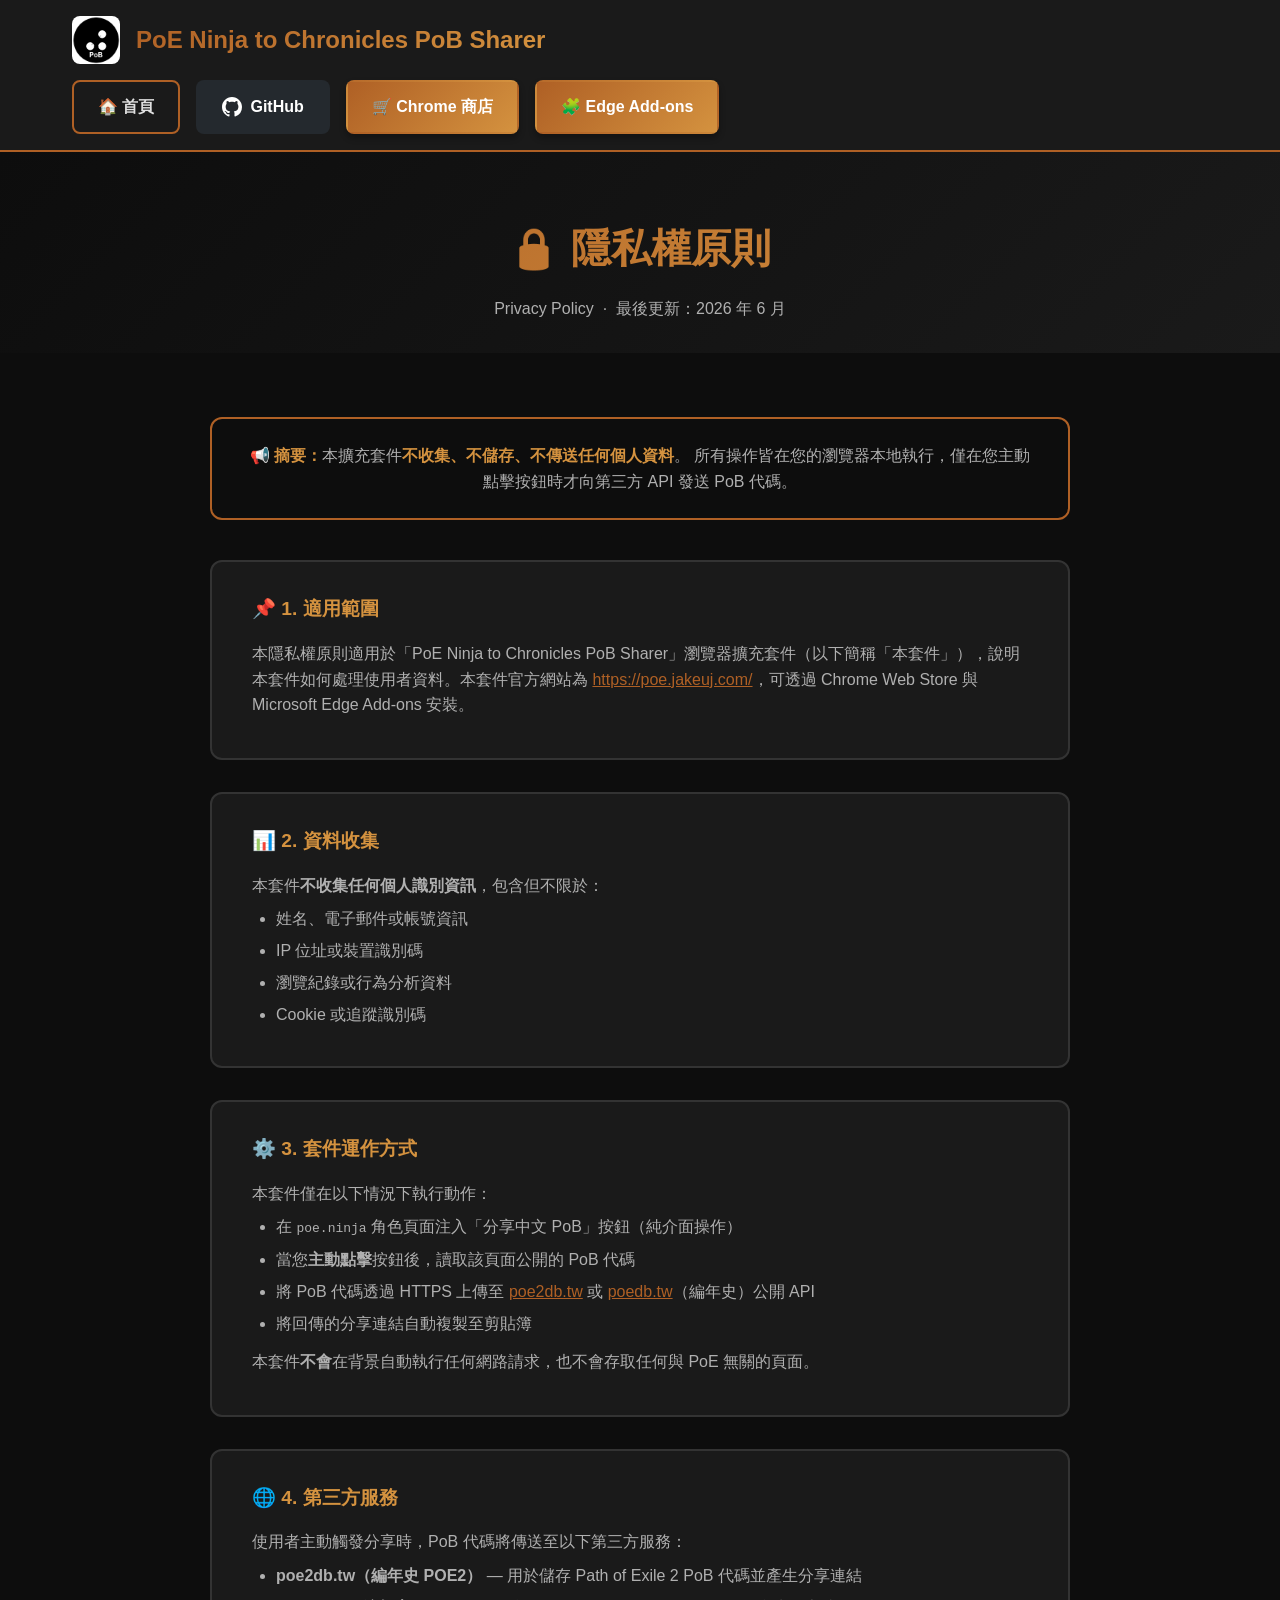
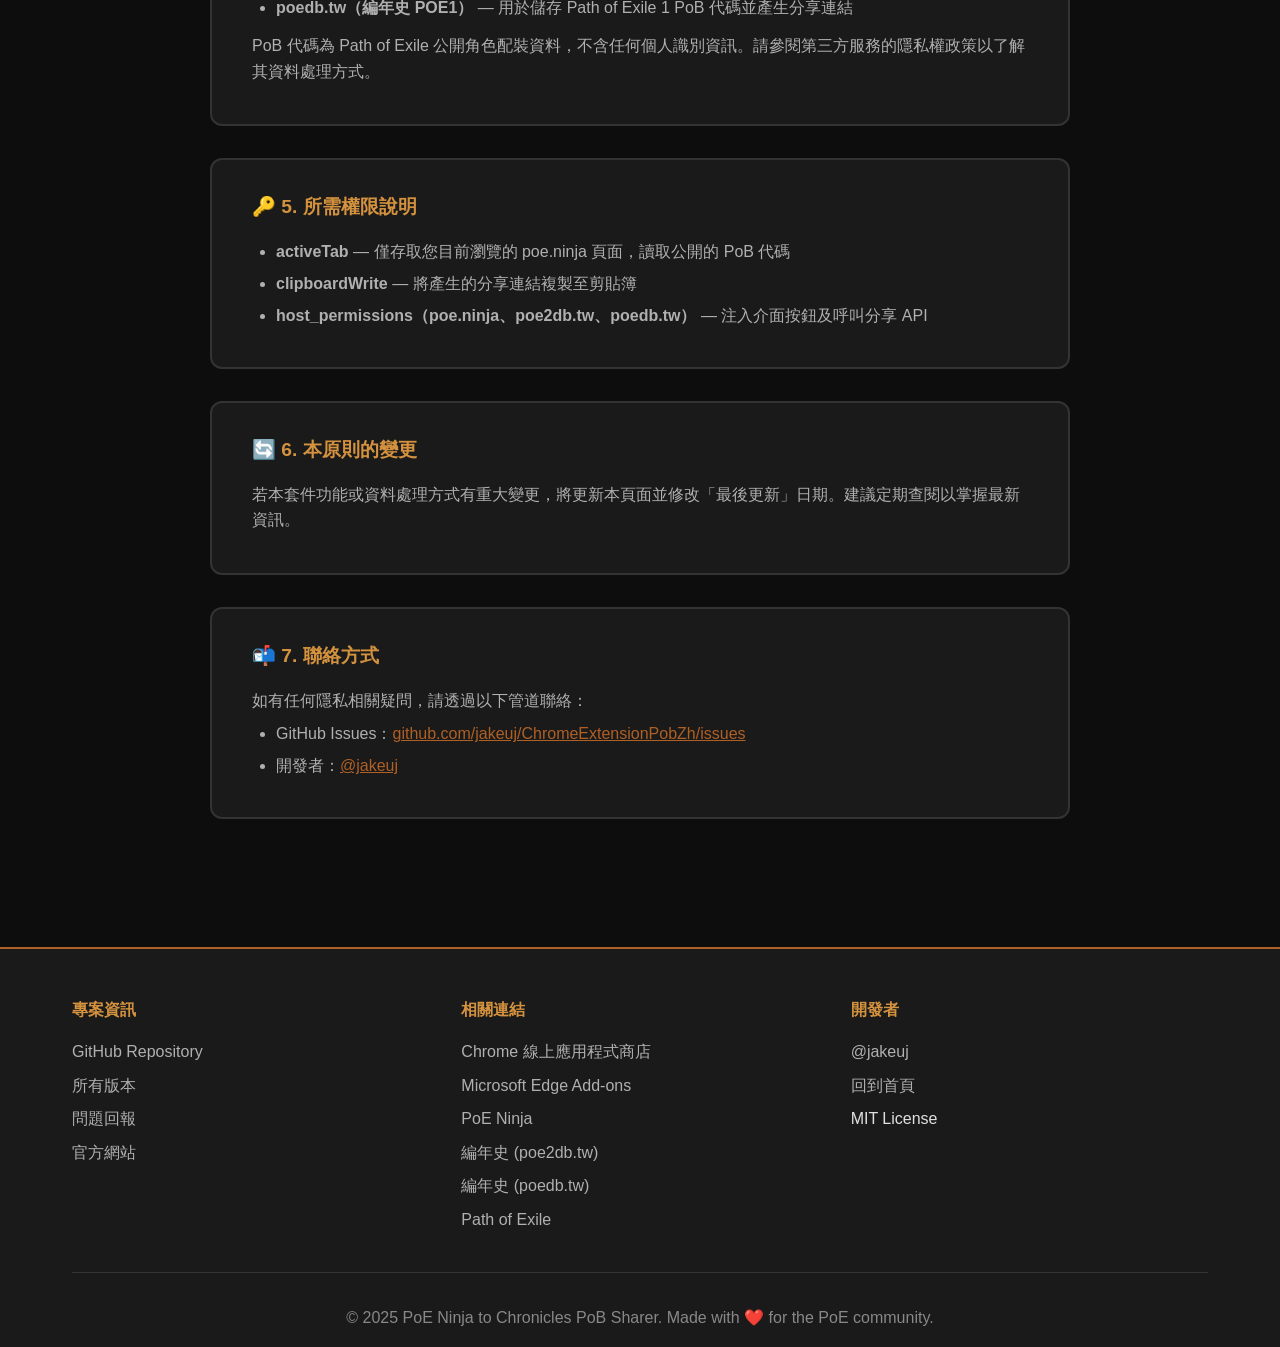
<file: docs/privacy.html>
<!DOCTYPE html>
<html lang="zh-TW">
<head>
    <meta charset="UTF-8">
    <meta name="viewport" content="width=device-width, initial-scale=1.0">
    <meta name="description" content="PoE Ninja to Chronicles PoB Sharer 隱私權原則：說明 Chrome 與 Microsoft Edge 瀏覽器套件如何處理 poe.ninja 公開 PoB 代碼。">
    <meta name="robots" content="index, follow">
    <meta property="og:type" content="website">
    <meta property="og:locale" content="zh_TW">
    <meta property="og:site_name" content="PoE Ninja to Chronicles PoB Sharer">
    <meta property="og:title" content="隱私權原則 - PoE Ninja to Chronicles PoB Sharer">
    <meta property="og:description" content="本套件不收集個人資料，僅在使用者主動點擊時將公開 PoB 代碼送至編年史 API 產生分享連結。">
    <meta property="og:url" content="https://poe.jakeuj.com/privacy.html">
    <meta property="og:image" content="https://poe.jakeuj.com/screenshot_1280x800.jpg">
    <meta property="og:image:alt" content="PoE Ninja to Chronicles PoB Sharer 分享中文 PoB 按鈕示範">
    <meta name="twitter:card" content="summary_large_image">
    <meta name="twitter:title" content="隱私權原則 - PoE Ninja to Chronicles PoB Sharer">
    <meta name="twitter:description" content="本套件不收集個人資料，僅在使用者主動點擊時處理公開 PoB 代碼。">
    <meta name="twitter:image" content="https://poe.jakeuj.com/screenshot_1280x800.jpg">
    <link rel="canonical" href="https://poe.jakeuj.com/privacy.html">
    <title>隱私權原則 - PoE Ninja to Chronicles PoB Sharer</title>
    <link rel="icon" type="image/png" sizes="16x16" href="icons/icon16.png">
    <link rel="icon" type="image/png" sizes="48x48" href="icons/icon48.png">
    <link rel="icon" type="image/png" sizes="128x128" href="icons/icon128.png">
    <link rel="stylesheet" href="style.css">
    <style>
        .privacy-section {
            padding: 4rem 0 6rem;
            background: var(--bg-color);
        }
        .privacy-card {
            background: var(--bg-secondary);
            border: 2px solid var(--border-color);
            border-radius: 12px;
            padding: 2rem 2.5rem;
            margin-bottom: 2rem;
            transition: border-color 0.3s ease;
        }
        .privacy-card:hover {
            border-color: var(--primary-color);
        }
        .privacy-card h3 {
            color: var(--accent-color);
            font-size: 1.2rem;
            margin-bottom: 1rem;
            display: flex;
            align-items: center;
            gap: 0.5rem;
        }
        .privacy-card p,
        .privacy-card li {
            color: #b0b0b0;
            margin-bottom: 0.5rem;
        }
        .privacy-card ul {
            padding-left: 1.5rem;
        }
        .privacy-card ul li {
            margin-bottom: 0.4rem;
        }
        .privacy-hero {
            padding: 4rem 0 2rem;
            background: linear-gradient(135deg, #0d0d0d 0%, #1a1a1a 100%);
            text-align: center;
        }
        .privacy-hero h2 {
            font-size: 2.5rem;
            background: var(--gradient);
            -webkit-background-clip: text;
            -webkit-text-fill-color: transparent;
            background-clip: text;
            margin-bottom: 1rem;
        }
        .privacy-hero p {
            color: #b0b0b0;
            font-size: 1rem;
        }
        .highlight-box {
            background: var(--bg-color);
            border: 2px solid var(--primary-color);
            border-radius: 12px;
            padding: 1.5rem 2rem;
            margin-bottom: 2.5rem;
            color: #b0b0b0;
            text-align: center;
        }
        .highlight-box strong {
            color: var(--accent-color);
        }
        .privacy-content {
            max-width: 860px;
            margin: 0 auto;
        }
    </style>
</head>
<body>
    <!-- Header -->
    <header class="header">
        <div class="container">
            <div class="header-content">
                <div class="logo">
                    <img src="icons/icon128.png" alt="PoE PoB Sharer Icon" class="logo-img">
                    <h1>PoE Ninja to Chronicles PoB Sharer</h1>
                </div>
                <div class="header-links">
                    <a href="https://poe.jakeuj.com/" class="btn btn-secondary">🏠 首頁</a>
                    <a href="https://github.com/jakeuj/ChromeExtensionPobZh" class="btn btn-github" target="_blank">
                        <svg width="20" height="20" viewBox="0 0 16 16" fill="currentColor">
                            <path d="M8 0C3.58 0 0 3.58 0 8c0 3.54 2.29 6.53 5.47 7.59.4.07.55-.17.55-.38 0-.19-.01-.82-.01-1.49-2.01.37-2.53-.49-2.69-.94-.09-.23-.48-.94-.82-1.13-.28-.15-.68-.52-.01-.53.63-.01 1.08.58 1.23.82.72 1.21 1.87.87 2.33.66.07-.52.28-.87.51-1.07-1.78-.2-3.64-.89-3.64-3.95 0-.87.31-1.59.82-2.15-.08-.2-.36-1.02.08-2.12 0 0 .67-.21 2.2.82.64-.18 1.32-.27 2-.27.68 0 1.36.09 2 .27 1.53-1.04 2.2-.82 2.2-.82.44 1.1.16 1.92.08 2.12.51.56.82 1.27.82 2.15 0 3.07-1.87 3.75-3.65 3.95.29.25.54.73.54 1.48 0 1.07-.01 1.93-.01 2.2 0 .21.15.46.55.38A8.013 8.013 0 0016 8c0-4.42-3.58-8-8-8z"/>
                        </svg>
                        GitHub
                    </a>
                    <a href="https://chromewebstore.google.com/detail/poe-ninja-to-chronicles-p/aidenhnleibhchnhilkpbpkgeanmeedh?hl=zh-TW" class="btn btn-primary" target="_blank">🛒 Chrome 商店</a>
                    <a href="https://microsoftedge.microsoft.com/addons/detail/ilpjikgeonkegldnjdgpmcdiibmlabng" class="btn btn-primary" target="_blank">🧩 Edge Add-ons</a>
                </div>
            </div>
        </div>
    </header>

    <!-- Hero -->
    <section class="privacy-hero">
        <div class="container">
            <h2>🔒 隱私權原則</h2>
            <p>Privacy Policy &nbsp;·&nbsp; 最後更新：2026 年 6 月</p>
        </div>
    </section>
    <!-- Privacy Content -->
    <section class="privacy-section">
        <div class="container">
            <div class="privacy-content">

                <div class="highlight-box">
                    <strong>📢 摘要：</strong>本擴充套件<strong>不收集、不儲存、不傳送任何個人資料</strong>。
                    所有操作皆在您的瀏覽器本地執行，僅在您主動點擊按鈕時才向第三方 API 發送 PoB 代碼。
                </div>

                <div class="privacy-card">
                    <h3>📌 1. 適用範圍</h3>
                    <p>本隱私權原則適用於「PoE Ninja to Chronicles PoB Sharer」瀏覽器擴充套件（以下簡稱「本套件」），說明本套件如何處理使用者資料。本套件官方網站為 <a href="https://poe.jakeuj.com/" target="_blank" style="color:var(--primary-color)">https://poe.jakeuj.com/</a>，可透過 Chrome Web Store 與 Microsoft Edge Add-ons 安裝。</p>
                </div>

                <div class="privacy-card">
                    <h3>📊 2. 資料收集</h3>
                    <p>本套件<strong>不收集任何個人識別資訊</strong>，包含但不限於：</p>
                    <ul>
                        <li>姓名、電子郵件或帳號資訊</li>
                        <li>IP 位址或裝置識別碼</li>
                        <li>瀏覽紀錄或行為分析資料</li>
                        <li>Cookie 或追蹤識別碼</li>
                    </ul>
                </div>

                <div class="privacy-card">
                    <h3>⚙️ 3. 套件運作方式</h3>
                    <p>本套件僅在以下情況下執行動作：</p>
                    <ul>
                        <li>在 <code>poe.ninja</code> 角色頁面注入「分享中文 PoB」按鈕（純介面操作）</li>
                        <li>當您<strong>主動點擊</strong>按鈕後，讀取該頁面公開的 PoB 代碼</li>
                        <li>將 PoB 代碼透過 HTTPS 上傳至 <a href="https://poe2db.tw/" target="_blank" style="color:var(--primary-color)">poe2db.tw</a> 或 <a href="https://poedb.tw/" target="_blank" style="color:var(--primary-color)">poedb.tw</a>（編年史）公開 API</li>
                        <li>將回傳的分享連結自動複製至剪貼簿</li>
                    </ul>
                    <p style="margin-top:0.8rem;">本套件<strong>不會</strong>在背景自動執行任何網路請求，也不會存取任何與 PoE 無關的頁面。</p>
                </div>

                <div class="privacy-card">
                    <h3>🌐 4. 第三方服務</h3>
                    <p>使用者主動觸發分享時，PoB 代碼將傳送至以下第三方服務：</p>
                    <ul>
                        <li><strong>poe2db.tw（編年史 POE2）</strong> — 用於儲存 Path of Exile 2 PoB 代碼並產生分享連結</li>
                        <li><strong>poedb.tw（編年史 POE1）</strong> — 用於儲存 Path of Exile 1 PoB 代碼並產生分享連結</li>
                    </ul>
                    <p style="margin-top:0.8rem;">PoB 代碼為 Path of Exile 公開角色配裝資料，不含任何個人識別資訊。請參閱第三方服務的隱私權政策以了解其資料處理方式。</p>
                </div>

                <div class="privacy-card">
                    <h3>🔑 5. 所需權限說明</h3>
                    <ul>
                        <li><strong>activeTab</strong> — 僅存取您目前瀏覽的 poe.ninja 頁面，讀取公開的 PoB 代碼</li>
                        <li><strong>clipboardWrite</strong> — 將產生的分享連結複製至剪貼簿</li>
                        <li><strong>host_permissions（poe.ninja、poe2db.tw、poedb.tw）</strong> — 注入介面按鈕及呼叫分享 API</li>
                    </ul>
                </div>

                <div class="privacy-card">
                    <h3>🔄 6. 本原則的變更</h3>
                    <p>若本套件功能或資料處理方式有重大變更，將更新本頁面並修改「最後更新」日期。建議定期查閱以掌握最新資訊。</p>
                </div>

                <div class="privacy-card">
                    <h3>📬 7. 聯絡方式</h3>
                    <p>如有任何隱私相關疑問，請透過以下管道聯絡：</p>
                    <ul>
                        <li>GitHub Issues：<a href="https://github.com/jakeuj/ChromeExtensionPobZh/issues" target="_blank" style="color:var(--primary-color)">github.com/jakeuj/ChromeExtensionPobZh/issues</a></li>
                        <li>開發者：<a href="https://github.com/jakeuj" target="_blank" style="color:var(--primary-color)">@jakeuj</a></li>
                    </ul>
                </div>

            </div>
        </div>
    </section>

    <!-- Footer -->
    <footer class="footer">
        <div class="container">
            <div class="footer-content">
                <div class="footer-section">
                    <h4>專案資訊</h4>
                    <ul>
                        <li><a href="https://github.com/jakeuj/ChromeExtensionPobZh" target="_blank">GitHub Repository</a></li>
                        <li><a href="https://github.com/jakeuj/ChromeExtensionPobZh/releases" target="_blank">所有版本</a></li>
                        <li><a href="https://github.com/jakeuj/ChromeExtensionPobZh/issues" target="_blank">問題回報</a></li>
                        <li><a href="https://poe.jakeuj.com/">官方網站</a></li>
                    </ul>
                </div>
                <div class="footer-section">
                    <h4>相關連結</h4>
                    <ul>
                        <li><a href="https://chromewebstore.google.com/detail/poe-ninja-to-chronicles-p/aidenhnleibhchnhilkpbpkgeanmeedh?hl=zh-TW" target="_blank">Chrome 線上應用程式商店</a></li>
                        <li><a href="https://microsoftedge.microsoft.com/addons/detail/ilpjikgeonkegldnjdgpmcdiibmlabng" target="_blank">Microsoft Edge Add-ons</a></li>
                        <li><a href="https://poe.ninja/" target="_blank">PoE Ninja</a></li>
                        <li><a href="https://poe2db.tw/" target="_blank">編年史 (poe2db.tw)</a></li>
                        <li><a href="https://poedb.tw/" target="_blank">編年史 (poedb.tw)</a></li>
                        <li><a href="https://pathofexile.com/" target="_blank">Path of Exile</a></li>
                    </ul>
                </div>
                <div class="footer-section">
                    <h4>開發者</h4>
                    <ul>
                        <li><a href="https://github.com/jakeuj" target="_blank">@jakeuj</a></li>
                        <li><a href="https://poe.jakeuj.com/">回到首頁</a></li>
                        <li>MIT License</li>
                    </ul>
                </div>
            </div>
            <div class="footer-bottom">
                <p>&copy; 2025 PoE Ninja to Chronicles PoB Sharer. Made with ❤️ for the PoE community.</p>
            </div>
        </div>
    </footer>
</body>
</html>
</file>
<file: docs/style.css>
/* ===== CSS Variables ===== */
:root {
    --primary-color: #af6025;
    --secondary-color: #1a1a1a;
    --accent-color: #d4923f;
    --text-color: #e0e0e0;
    --bg-color: #0d0d0d;
    --bg-secondary: #1a1a1a;
    --border-color: #333;
    --shadow: 0 4px 6px rgba(0, 0, 0, 0.3);
    --shadow-lg: 0 10px 25px rgba(0, 0, 0, 0.5);
    --gradient: linear-gradient(135deg, #af6025 0%, #d4923f 100%);
}

/* ===== Reset & Base Styles ===== */
* {
    margin: 0;
    padding: 0;
    box-sizing: border-box;
}

body {
    font-family: -apple-system, BlinkMacSystemFont, 'Segoe UI', Roboto, 'Helvetica Neue', Arial, sans-serif;
    background-color: var(--bg-color);
    color: var(--text-color);
    line-height: 1.6;
    overflow-x: hidden;
}

.container {
    max-width: 1200px;
    margin: 0 auto;
    padding: 0 2rem;
}

/* ===== Header ===== */
.header {
    background: var(--bg-secondary);
    border-bottom: 2px solid var(--primary-color);
    padding: 1rem 0;
    position: sticky;
    top: 0;
    z-index: 1000;
    backdrop-filter: blur(10px);
}

.header-content {
    display: flex;
    justify-content: space-between;
    align-items: center;
    flex-wrap: wrap;
    gap: 1rem;
}

.logo {
    display: flex;
    align-items: center;
    gap: 1rem;
}

.logo-img {
    width: 48px;
    height: 48px;
    border-radius: 8px;
}

.logo h1 {
    font-size: 1.5rem;
    background: var(--gradient);
    -webkit-background-clip: text;
    -webkit-text-fill-color: transparent;
    background-clip: text;
}

.header-links {
    display: flex;
    gap: 1rem;
    align-items: center;
}

/* ===== Buttons ===== */
.btn {
    display: inline-flex;
    align-items: center;
    gap: 0.5rem;
    padding: 0.75rem 1.5rem;
    border-radius: 8px;
    text-decoration: none;
    font-weight: 600;
    transition: all 0.3s ease;
    border: 2px solid transparent;
}

.btn-primary {
    background: var(--gradient);
    color: white;
    box-shadow: var(--shadow);
}

.btn-primary:hover {
    transform: translateY(-2px);
    box-shadow: var(--shadow-lg);
}

.btn-secondary {
    background: transparent;
    color: var(--text-color);
    border-color: var(--primary-color);
}

.btn-secondary:hover {
    background: var(--primary-color);
    color: white;
}

.btn-github {
    background: #24292e;
    color: white;
}

.btn-github:hover {
    background: #2f363d;
}

.btn-large {
    padding: 1rem 2rem;
    font-size: 1.1rem;
}

/* ===== Hero Section ===== */
.hero {
    padding: 6rem 0;
    background: linear-gradient(135deg, #0d0d0d 0%, #1a1a1a 100%);
}

.hero-content {
    display: grid;
    grid-template-columns: 1fr 1fr;
    gap: 4rem;
    align-items: center;
}

.hero-text h2 {
    font-size: 3rem;
    margin-bottom: 1rem;
    background: var(--gradient);
    -webkit-background-clip: text;
    -webkit-text-fill-color: transparent;
    background-clip: text;
}

.hero-subtitle {
    font-size: 1.25rem;
    color: #b0b0b0;
    margin-bottom: 2rem;
}

.badges {
    display: flex;
    gap: 0.5rem;
    margin-bottom: 2rem;
    flex-wrap: wrap;
}

.badges img {
    height: 20px;
}

.hero-buttons {
    display: flex;
    gap: 1rem;
    flex-wrap: wrap;
}

.demo-screenshot {
    width: 100%;
    max-width: 560px;
    height: auto;
    border-radius: 10px;
    box-shadow: var(--shadow-lg);
    display: block;
}

.demo-card {
    background: var(--bg-secondary);
    border: 2px solid var(--border-color);
    border-radius: 12px;
    overflow: hidden;
    box-shadow: var(--shadow-lg);
}

.demo-header {
    background: #2d2d2d;
    padding: 0.75rem;
    display: flex;
    gap: 0.5rem;
}

.demo-dot {
    width: 12px;
    height: 12px;
    border-radius: 50%;
    background: #555;
}

.demo-content {
    padding: 3rem;
    text-align: center;
}

.demo-button {
    background: var(--gradient);
    color: white;
    padding: 1rem 2rem;
    border-radius: 8px;
    font-weight: 600;
    display: inline-block;
    margin-bottom: 1rem;
    box-shadow: var(--shadow);
    animation: pulse 2s ease-in-out infinite;
}

@keyframes pulse {
    0%, 100% { transform: scale(1); }
    50% { transform: scale(1.05); }
}

.demo-text {
    color: var(--accent-color);
    font-size: 0.9rem;
}

/* ===== Features Section ===== */
.features {
    padding: 6rem 0;
    background: var(--bg-color);
}

.section-title {
    text-align: center;
    font-size: 2.5rem;
    margin-bottom: 3rem;
    background: var(--gradient);
    -webkit-background-clip: text;
    -webkit-text-fill-color: transparent;
    background-clip: text;
}

.features-grid {
    display: grid;
    grid-template-columns: repeat(auto-fit, minmax(300px, 1fr));
    gap: 2rem;
}

.feature-card {
    background: var(--bg-secondary);
    border: 2px solid var(--border-color);
    border-radius: 12px;
    padding: 2rem;
    text-align: center;
    transition: all 0.3s ease;
}

.feature-card:hover {
    transform: translateY(-5px);
    border-color: var(--primary-color);
    box-shadow: var(--shadow-lg);
}

.feature-icon {
    font-size: 3rem;
    margin-bottom: 1rem;
}

.feature-card h3 {
    color: var(--accent-color);
    margin-bottom: 1rem;
}

.feature-card p {
    color: #b0b0b0;
}

/* ===== Installation Section ===== */
.installation {
    padding: 6rem 0;
    background: var(--bg-secondary);
}

.installation-steps {
    max-width: 800px;
    margin: 0 auto;
}

.step {
    display: flex;
    gap: 2rem;
    margin-bottom: 2rem;
    padding: 2rem;
    background: var(--bg-color);
    border: 2px solid var(--border-color);
    border-radius: 12px;
    transition: all 0.3s ease;
}

.step:hover {
    border-color: var(--primary-color);
}

.step-number {
    flex-shrink: 0;
    width: 50px;
    height: 50px;
    background: var(--gradient);
    color: white;
    border-radius: 50%;
    display: flex;
    align-items: center;
    justify-content: center;
    font-size: 1.5rem;
    font-weight: bold;
}

.step-content h3 {
    color: var(--accent-color);
    margin-bottom: 0.5rem;
}

.step-content p {
    color: #b0b0b0;
}

.step-content code {
    background: var(--bg-secondary);
    padding: 0.25rem 0.5rem;
    border-radius: 4px;
    color: var(--accent-color);
    font-family: 'Courier New', monospace;
}

.test-section {
    margin-top: 3rem;
    padding: 2rem;
    background: var(--bg-color);
    border: 2px solid var(--primary-color);
    border-radius: 12px;
    text-align: center;
}

.test-section h3 {
    color: var(--accent-color);
    margin-bottom: 1rem;
}

.test-link {
    display: inline-block;
    margin: 1rem 0;
    padding: 1rem 2rem;
    background: var(--bg-secondary);
    color: var(--primary-color);
    text-decoration: none;
    border-radius: 8px;
    border: 2px solid var(--primary-color);
    transition: all 0.3s ease;
}

.test-link:hover {
    background: var(--primary-color);
    color: white;
}

.test-hint {
    margin-top: 1rem;
    color: #b0b0b0;
}

/* ===== Architecture Section ===== */
.architecture {
    padding: 6rem 0;
    background: var(--bg-color);
}

.architecture-content {
    display: grid;
    grid-template-columns: 1fr 1fr;
    gap: 4rem;
    align-items: start;
}

.architecture-diagram {
    background: var(--bg-secondary);
    border: 2px solid var(--border-color);
    border-radius: 12px;
    padding: 2rem;
}

.layer {
    background: var(--gradient);
    color: white;
    padding: 1rem;
    border-radius: 8px;
    text-align: center;
    font-weight: 600;
    margin: 0.5rem 0;
}

.arrow {
    text-align: center;
    font-size: 2rem;
    color: var(--accent-color);
}

.architecture-principles {
    background: var(--bg-secondary);
    border: 2px solid var(--border-color);
    border-radius: 12px;
    padding: 2rem;
}

.architecture-principles h3 {
    color: var(--accent-color);
    margin-bottom: 1rem;
}

.architecture-principles ul {
    list-style: none;
    margin-bottom: 2rem;
}

.architecture-principles li {
    padding: 0.5rem 0;
    color: #b0b0b0;
}

.architecture-principles code {
    background: var(--bg-color);
    padding: 0.25rem 0.5rem;
    border-radius: 4px;
    color: var(--accent-color);
    font-family: 'Courier New', monospace;
}

/* ===== Documentation Section ===== */
.documentation {
    padding: 6rem 0;
    background: var(--bg-secondary);
}

.docs-grid {
    display: grid;
    grid-template-columns: repeat(auto-fit, minmax(250px, 1fr));
    gap: 2rem;
}

.doc-card {
    background: var(--bg-color);
    border: 2px solid var(--border-color);
    border-radius: 12px;
    padding: 2rem;
    text-align: center;
    text-decoration: none;
    transition: all 0.3s ease;
}

.doc-card:hover {
    transform: translateY(-5px);
    border-color: var(--primary-color);
    box-shadow: var(--shadow-lg);
}

.doc-icon {
    font-size: 3rem;
    margin-bottom: 1rem;
}

.doc-card h3 {
    color: var(--accent-color);
    margin-bottom: 0.5rem;
}

.doc-card p {
    color: #b0b0b0;
}

/* ===== Footer ===== */
.footer {
    background: var(--bg-secondary);
    border-top: 2px solid var(--primary-color);
    padding: 3rem 0 1rem;
}

.footer-content {
    display: grid;
    grid-template-columns: repeat(auto-fit, minmax(250px, 1fr));
    gap: 2rem;
    margin-bottom: 2rem;
}

.footer-section h4 {
    color: var(--accent-color);
    margin-bottom: 1rem;
}

.footer-section ul {
    list-style: none;
}

.footer-section li {
    margin-bottom: 0.5rem;
}

.footer-section a {
    color: #b0b0b0;
    text-decoration: none;
    transition: color 0.3s ease;
}

.footer-section a:hover {
    color: var(--primary-color);
}

.footer-bottom {
    text-align: center;
    padding-top: 2rem;
    border-top: 1px solid var(--border-color);
    color: #888;
}

/* ===== Responsive Design ===== */
@media (max-width: 768px) {
    .hero-content {
        grid-template-columns: 1fr;
        gap: 2rem;
    }

    .hero-text h2 {
        font-size: 2rem;
    }

    .architecture-content {
        grid-template-columns: 1fr;
        gap: 2rem;
    }

    .header-content {
        flex-direction: column;
        text-align: center;
    }

    .logo {
        flex-direction: column;
    }

    .step {
        flex-direction: column;
        gap: 1rem;
    }
}

/* ===== Animations ===== */
@keyframes fadeIn {
    from {
        opacity: 0;
        transform: translateY(20px);
    }
    to {
        opacity: 1;
        transform: translateY(0);
    }
}

.feature-card,
.step,
.doc-card {
    animation: fadeIn 0.6s ease-out;
}
</file>
